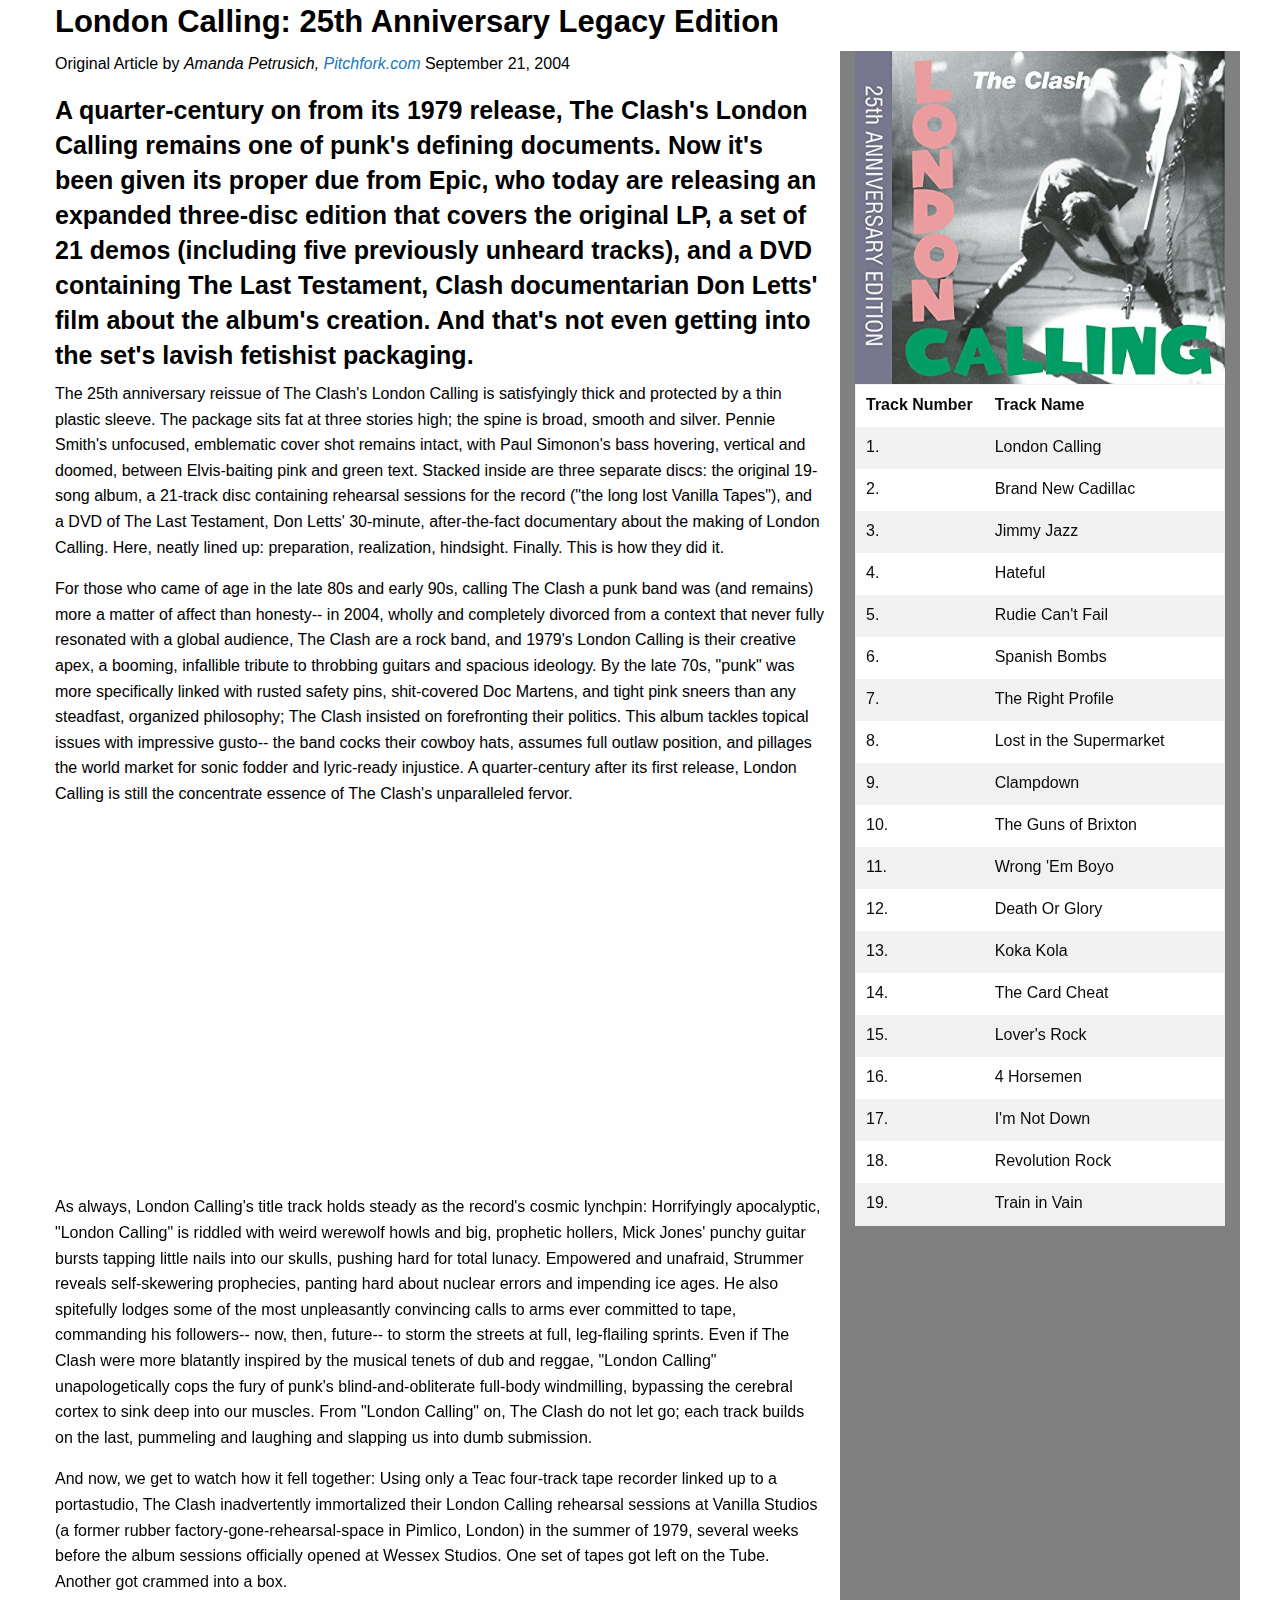
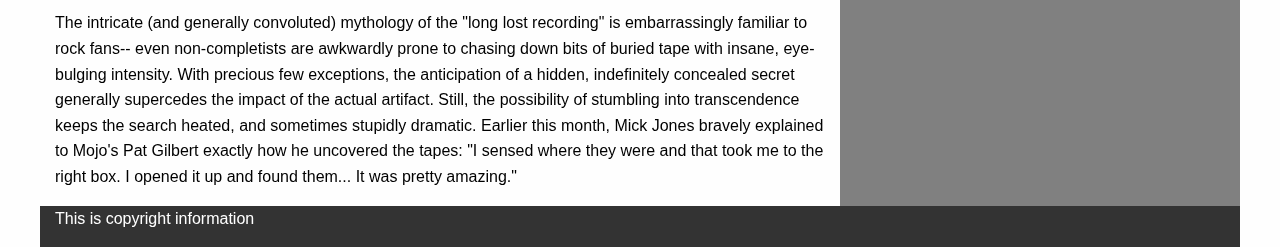
<file: index.html>
<!doctype html>
<html class="no-js" lang="en" dir="ltr">
  <head>
    <meta charset="utf-8">
    <meta http-equiv="x-ua-compatible" content="ie=edge">
    <meta name="viewport" content="width=device-width, initial-scale=1.0">
    <title>London Calling: 25th Anniversary Legacy Edition</title>
    <link rel="stylesheet" href="css/foundation.css">
    <link rel="stylesheet" href="css/app.css">
  </head>
<body>

    <!--This creates my grid -->
    <div class="grid-container">
    <!--This creates a single container-->
      <div class="grid-x grid-padding-x">
    <!--This is the first row-->
        <div class="large-12 medium-12 small-12 cell headerbar">
          <h3><strong>London Calling: 25th Anniversary Legacy Edition</strong></h3>
        </div>
        
     
<!-- Begins a 8 collumn body copy-->
        <div class="large-8 medium-8 small-12 cell bodycopy" >
          <p> Original Article by <em>Amanda Petrusich, <a href="http://www.pitchfork.com">Pitchfork.com</a></em> September 21, 2004</p>
            <h4><strong>A quarter-century on from its 1979 release, The Clash's London Calling remains one of punk's defining documents. Now it's been given its proper due from Epic, who today are releasing an expanded three-disc edition that covers the original LP, a set of 21 demos (including five previously unheard tracks), and a DVD containing The Last Testament, Clash documentarian Don Letts' film about the album's creation. And that's not even getting into the set's lavish fetishist packaging.</strong></h4>

<p>The 25th anniversary reissue of The Clash's London Calling is satisfyingly thick and protected by a thin plastic sleeve. The package sits fat at three stories high; the spine is broad, smooth and silver. Pennie Smith's unfocused, emblematic cover shot remains intact, with Paul Simonon's bass hovering, vertical and doomed, between Elvis-baiting pink and green text. Stacked inside are three separate discs: the original 19-song album, a 21-track disc containing rehearsal sessions for the record ("the long lost Vanilla Tapes"), and a DVD of The Last Testament, Don Letts' 30-minute, after-the-fact documentary about the making of London Calling. Here, neatly lined up: preparation, realization, hindsight. Finally. This is how they did it.</p>

<p>For those who came of age in the late 80s and early 90s, calling The Clash a punk band was (and remains) more a matter of affect than honesty-- in 2004, wholly and completely divorced from a context that never fully resonated with a global audience, The Clash are a rock band, and 1979's London Calling is their creative apex, a booming, infallible tribute to throbbing guitars and spacious ideology. By the late 70s, "punk" was more specifically linked with rusted safety pins, shit-covered Doc Martens, and tight pink sneers than any steadfast, organized philosophy; The Clash insisted on forefronting their politics. This album tackles topical issues with impressive gusto-- the band cocks their cowboy hats, assumes full outlaw position, and pillages the world market for sonic fodder and lyric-ready injustice. A quarter-century after its first release, London Calling is still the concentrate essence of The Clash's unparalleled fervor.</p>

<div align="center" style= "margin: 0 50px 50px 0"><iframe width="560" height="315" src="https://www.youtube.com/embed/EfK-WX2pa8c" frameborder="0" allow="accelerometer; autoplay; encrypted-media; gyroscope; picture-in-picture" allowfullscreen></iframe></div>

<p>As always, London Calling's title track holds steady as the record's cosmic lynchpin: Horrifyingly apocalyptic, "London Calling" is riddled with weird werewolf howls and big, prophetic hollers, Mick Jones' punchy guitar bursts tapping little nails into our skulls, pushing hard for total lunacy. Empowered and unafraid, Strummer reveals self-skewering prophecies, panting hard about nuclear errors and impending ice ages. He also spitefully lodges some of the most unpleasantly convincing calls to arms ever committed to tape, commanding his followers-- now, then, future-- to storm the streets at full, leg-flailing sprints. Even if The Clash were more blatantly inspired by the musical tenets of dub and reggae, "London Calling" unapologetically cops the fury of punk's blind-and-obliterate full-body windmilling, bypassing the cerebral cortex to sink deep into our muscles. From "London Calling" on, The Clash do not let go; each track builds on the last, pummeling and laughing and slapping us into dumb submission.</p>

<p>And now, we get to watch how it fell together: Using only a Teac four-track tape recorder linked up to a portastudio, The Clash inadvertently immortalized their London Calling rehearsal sessions at Vanilla Studios (a former rubber factory-gone-rehearsal-space in Pimlico, London) in the summer of 1979, several weeks before the album sessions officially opened at Wessex Studios. One set of tapes got left on the Tube. Another got crammed into a box.</p>

<p>The intricate (and generally convoluted) mythology of the "long lost recording" is embarrassingly familiar to rock fans-- even non-completists are awkwardly prone to chasing down bits of buried tape with insane, eye-bulging intensity. With precious few exceptions, the anticipation of a hidden, indefinitely concealed secret generally supercedes the impact of the actual artifact. Still, the possibility of stumbling into transcendence keeps the search heated, and sometimes stupidly dramatic. Earlier this month, Mick Jones bravely explained to Mojo's Pat Gilbert exactly how he uncovered the tapes: "I sensed where they were and that took me to the right box. I opened it up and found them... It was pretty amazing."</p>

       </div>
       <div class= "large-4 medium-4 small-12 cell sidebar">
<img src="images/theClash.jpg" border="0" alt="The Clash: London Calling" title="The Clash: London Calling"><br> 
<table  width= "100%" border="0%">
  <tr>
    <td width="35%"><strong>Track Number</strong></td>
    <td width="65%"><strong>Track Name</strong></td>
  </tr>
<tr>
  <td>1.</td>
  <td>London Calling</td>
</tr>
<tr>
  <td>2.</td>
  <td>Brand New Cadillac</td>
</tr>
<tr>
  <td>3.</td>
  <td>Jimmy Jazz</td>
</tr>
<tr>
  <td>4.</td>
  <td>Hateful</td>
</tr>
<tr>
  <td>5.</td>
  <td>Rudie Can't Fail</td>
</tr>
<tr>
  <td>6.</td>
  <td>Spanish Bombs</td>
</tr>
<tr>
  <td>7.</td>
  <td>The Right Profile</td>
</tr>
<tr>
  <td>8.</td>
  <td>Lost in the Supermarket</td>
</tr>
<tr>
  <td>9.</td>
  <td>Clampdown</td>
</tr>
<tr>
  <td>10.</td>
  <td>The Guns of Brixton</td>
</tr>
<tr>
  <td>11.</td>
  <td>Wrong 'Em Boyo</td>
</tr>
<tr>
  <td>12.</td>
  <td>Death Or Glory</td>
</tr>
<tr>
  <td>13.</td>
  <td>Koka Kola</td>
</tr>
<tr>
  <td>14.</td>
  <td>The Card Cheat</td>
</tr>
<tr>
  <td>15.</td>
  <td>Lover's Rock</td>
</tr>
<tr>
  <td>16.</td>
  <td>4 Horsemen</td>
</tr>
<tr>
  <td>17.</td>
  <td>I'm Not Down</td>
</tr>
<tr>
  <td>18.</td>
  <td>Revolution Rock</td>
</tr>
<tr>
  <td>19.</td>
  <td>Train in Vain</td>
</tr>
</table>
        </div>
        <div class = "large-12 cell footerBar">
          <p>This is copyright information</p>
        </div>
      


       

     </div>

    </div>

      

    














    <script src="js/vendor/jquery.js"></script>
    <script src="js/vendor/what-input.js"></script>
    <script src="js/vendor/foundation.js"></script>
    <script src="js/app.js"></script>
  </body>
</html>
</file>
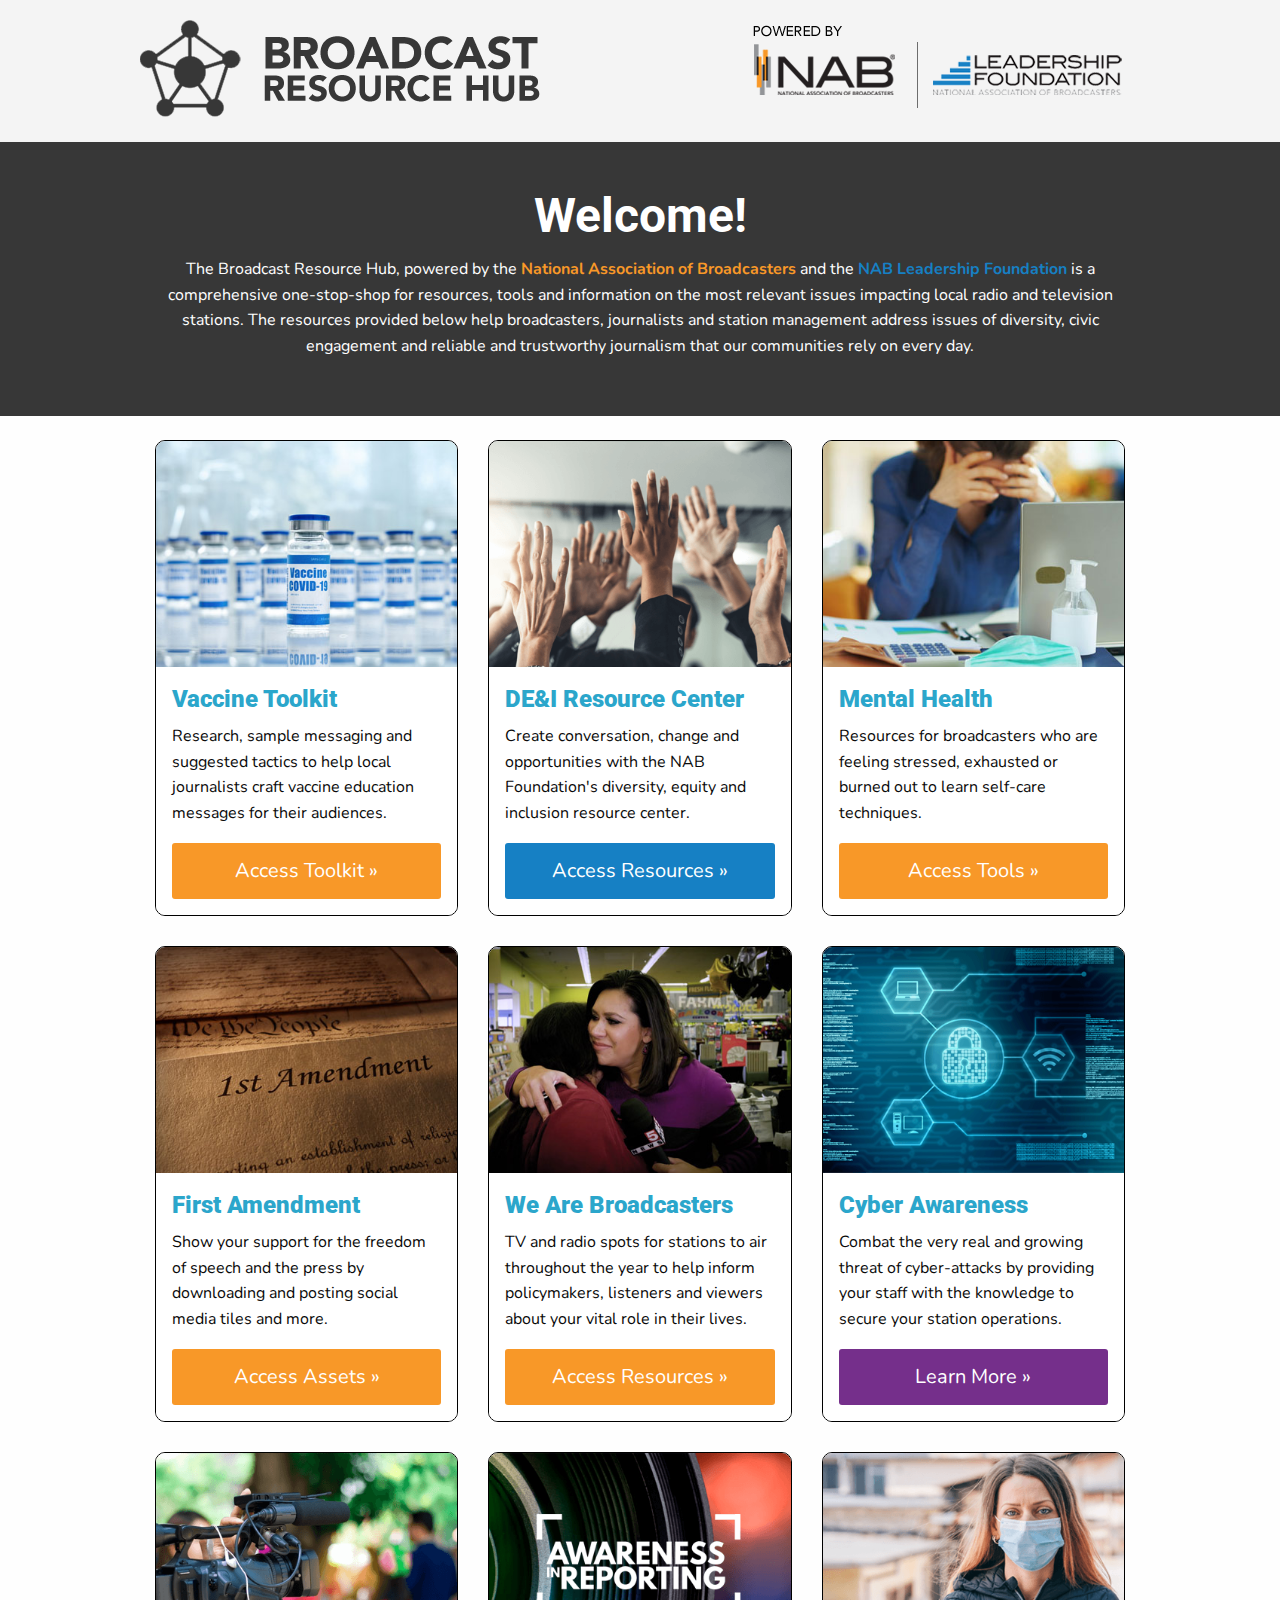
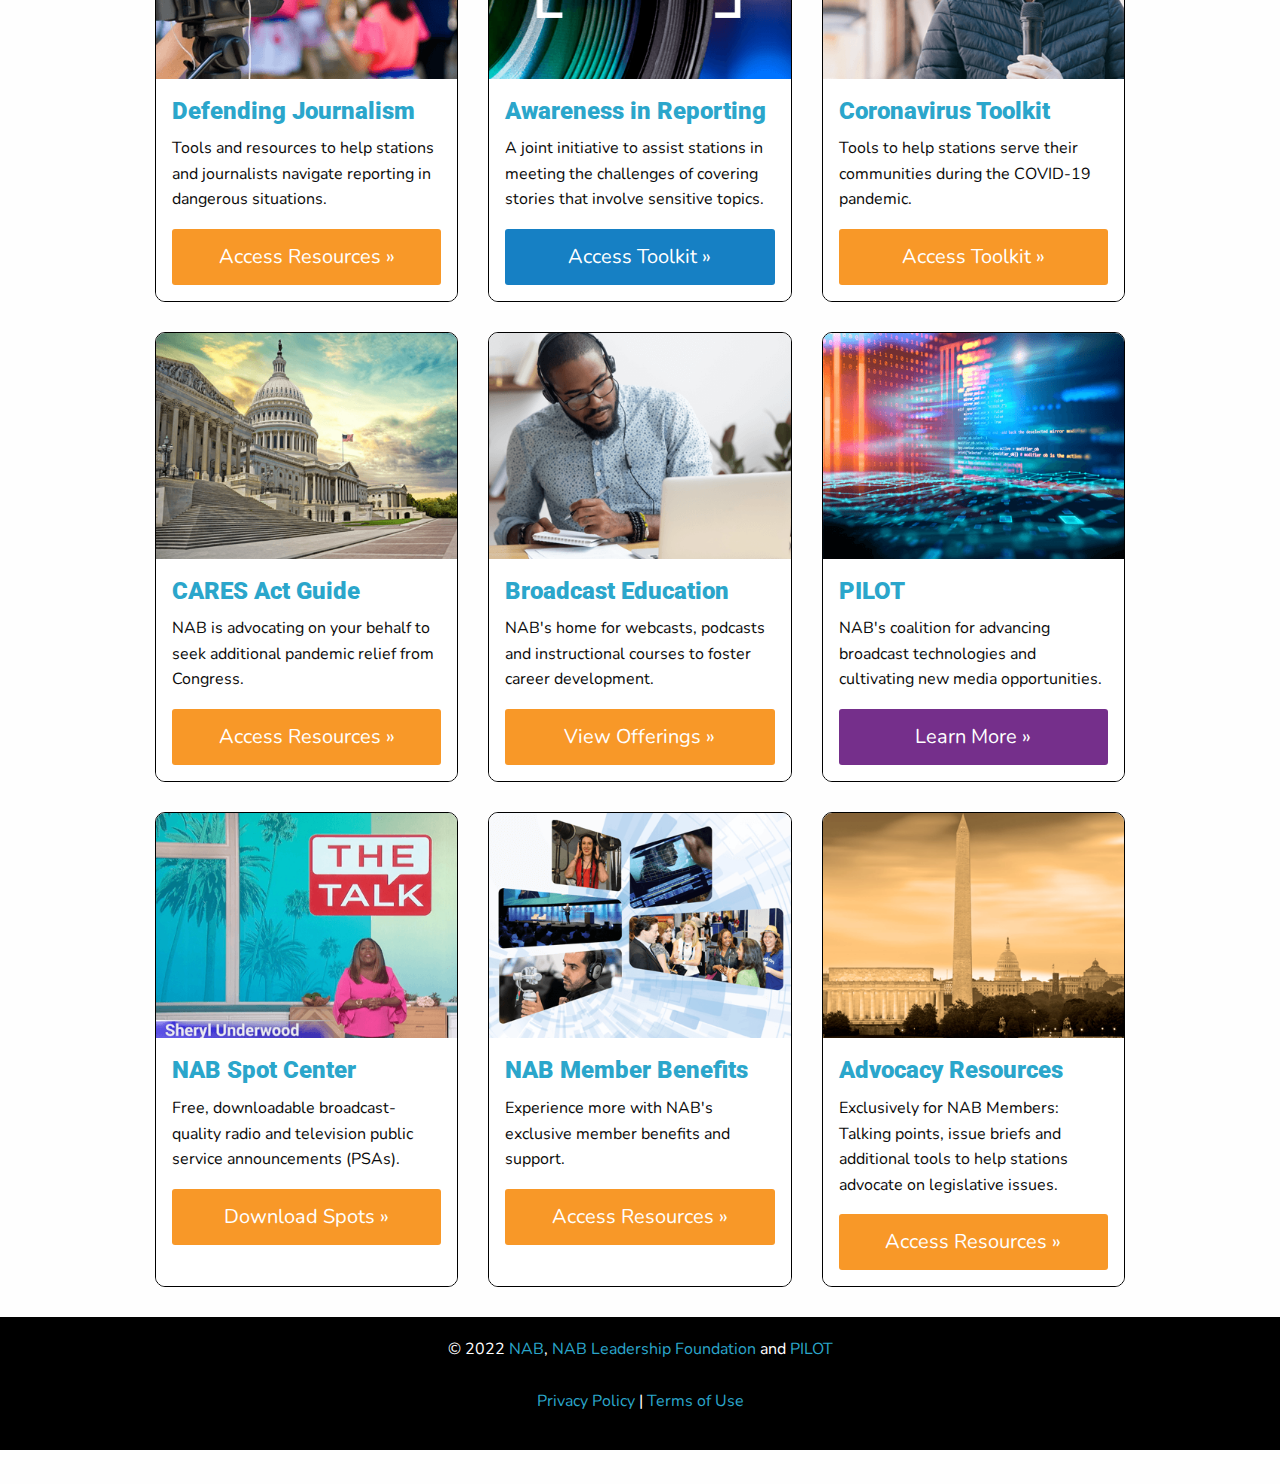
<file: Broken/index.html>
<!doctype html>
<html class="no-js" lang="en" dir="ltr">
<head>
<meta charset="utf-8">
<meta http-equiv="x-ua-compatible" content="ie=edge">
<meta name="viewport" content="width=device-width, initial-scale=1.0">

<meta name="description" content="The Broadcast Resource Hub, powered by NAB and the NAB Leadership Foundation is a comprehensive one-stop-shop for resources, tools and information  on the most relevant issues impacting local radio and television stations. The resources provided below help broadcasters, journalists and station management address issues of diversity, civic engagement and reliable and trustworthy journalism that our communities rely on every day.">
<meta name="keywords" content="">
<meta name="author" content="NAB and NAB Leadership Foundation">

<!--TWITTER SUMMARY CARD-->
<meta name="twitter:card" content="summary_large_image">
<meta name="twitter:title" content="Broadcast Resource Hub">
 
<!--OPEN SOURCE CARD-->
<meta property="og:title" content="Broadcast Resource Hub">
<meta property="og:site_name" content="NAB and NAB Leadership Foundation">
<meta property="og:url" content="http://www.broadcastresourcehub.com">
<meta property="og:description" content="The Broadcast Resource Hub, powered by NAB and the NAB Leadership Foundation is a comprehensive one-stop-shop for resources, tools and information  on the most relevant issues impacting local radio and television stations. The resources provided below help broadcasters, journalists and station management address issues of diversity, civic engagement and reliable and trustworthy journalism that our communities rely on every day.">
<meta property="og:type" content="website">
<meta property="og:image" content="http://www.broadcastresourcehub.com/images/brh_og.png">


<title>Broadcast Resource Hub | Powered by NAB and NAB Foundation</title>
<link rel="stylesheet" href="css/foundation.css">
<link rel="stylesheet" href="css/app.css">



<link href="https://fonts.googleapis.com/css2?family=Nunito:wght@300;400&family=Roboto:wght@900&display=swap" rel="stylesheet">


</head>
<body>

<!-- BRANDING BAR -->
<div class="grid-container-fluid brandingBar">
<div class="grid-container">
<div class="grid-x grid-padding-x">



<div class="large-6 brandingBarLeft">
<img src="images/brhLogo.png" alt="Broadcast Resource Hub" title="Broadcast Resource Hub">
</div>

<div class="large-6 brandingBarRight">
<img src="images/poweredBy.png" alt="Powered by NAB and NAB Foundation" title="Powered by NAB and NAB Foundation">
</div>
</div>
</div>
</div>


<!-- INTRO COPY -->
<div class="grid-container-fluid introBox">
<div class="grid-container">
<div class="grid-x grid-padding-x">
<div class="large-12 cell introBox">
<h1><strong>Welcome!</strong></h1>
<p>The Broadcast Resource Hub, powered by the <a href="https://www.nab.org" target="_blank" class="intronab"><strong>National Association of Broadcasters</strong></a> and the <a href="https://www.nabfoundation.org" target="_blank" class="intronablf"><strong>NAB Leadership Foundation</strong></a> is a comprehensive one-stop-shop for resources, tools and information  on the most relevant issues impacting local radio and television stations. The resources provided below help broadcasters, journalists and station management address issues of diversity, civic engagement and reliable and trustworthy journalism that our communities rely on every day.</p>
</div>
</div>
</div>
</div>
<br>

<!-- CARD CONTAINER -->
<div class="grid-container">
<div class="grid-x grid-padding-x grid-margin-y" data-equalizer data-equalize-by-row="true" data-equalize-on="medium" id="test-eq">


<!-- INDIVIDUAL CARDS -->

<div class="large-4 medium-6 small-12 cell">
<div class="basic-card">
<div class="basic-card-image grow">
<a href="https://www.nab.org/vaccine/" target="_blank"><img src="images/vaccine.jpg"></a></div>
<div class="basic-card-content content callout secondary" data-equalizer-watch>
<h2><a href="https://www.nab.org/vaccine" target="_blank">Vaccine Toolkit</a></h2>
<p>Research, sample messaging and suggested tactics to help local journalists craft vaccine education messages for their audiences.</p>

<a href="https://www.nab.org/vaccine" target="_blank" class="button nab expanded large">Access Toolkit &#187;</a>
</div>
</div>
</div>


<div class="large-4 medium-4 small-12 cell">
<div class="basic-card">
<div class="basic-card-image grow">
<a href="https://www.nabfoundation.org/diversity" target="_blank"><img src="images/diversity.png"></a></div>
<div class="basic-card-content content callout secondary" data-equalizer-watch>
<h2><a href="https://www.nabfoundation.org/diversity" target="_blank">DE&amp;I Resource Center</a></h2>
<p>Create conversation, change and opportunities with the NAB Foundation's diversity, equity and inclusion resource center.</p>

<a href="https://www.nabfoundation.org/diversity" target="_blank" class="button nablf expanded large">Access Resources &#187;</a>

</div>
</div>
</div>

<div class="large-4 medium-4 small-12 cell">
<div class="basic-card">
<div class="basic-card-image grow">
<a href="https://www.nab.org/journalistsmentalHealth/" target="_blank"><img src="images/mentalHealth.jpg"></a></div>
<div class="basic-card-content content callout secondary" data-equalizer-watch>
<h2><a href="https://www.nab.org/journalistsmentalHealth/" target="_blank">Mental Health</a></h2>
<p>Resources for broadcasters who are feeling stressed, exhausted or burned out to learn self-care techniques.</p>

<a href="https://www.nab.org/journalistsmentalHealth/" target="_blank" class="button nab expanded large">Access Tools &#187;</a>
</div>
</div>
</div>


<div class="large-4 medium-6 small-12 cell">
<div class="basic-card">
<div class="basic-card-image grow">
<a href="https://www.wearebroadcasters.com/firstAmendment/" target="_blank"><img src="images/firstAmendment.jpg"></a></div>
<div class="basic-card-content content callout secondary" data-equalizer-watch>
<h2><a href="https://www.wearebroadcasters.com/firstAmendment/" target="_blank">First Amendment</a></h2>
<p>Show your support for the freedom of speech and the press by downloading and posting social media tiles and more.</p>

<a href="https://www.wearebroadcasters.com/firstAmendment/" target="_blank" class="button nab expanded large">Access Assets &#187;</a>
</div>
</div>
</div>


<div class="large-4 medium-6 small-12 cell">
<div class="basic-card">
<div class="basic-card-image grow">
<a href="https://www.wearebroadcasters.com/resources/default.asp" target="_blank"><img src="images/wabSpots.jpg"></a></div>
<div class="basic-card-content content callout secondary" data-equalizer-watch>
<h2><a href="https://www.wearebroadcasters.com/resources/default.asp" target="_blank">We Are Broadcasters</a></h2>
<p>TV and radio spots for stations to air throughout the year to help inform policymakers, listeners and viewers about your vital role in their lives.</p>

<a href="https://www.wearebroadcasters.com/resources" target="_blank" class="button nab expanded large">Access Resources &#187;</a>

</div>
</div>
</div>

<div class="large-4 medium-6 small-12 cell">
<div class="basic-card">
<div class="basic-card-image grow">
<a href="https://nab.org/cybersecurity"><img src="images/cyber.png"></a></div>
<div class="basic-card-content content callout secondary" data-equalizer-watch>
<h2><a href="https://nab.org/cybersecurity">Cyber Awareness</a></h2>
<p>Combat the very real and growing threat of cyber-attacks by providing your staff with the knowledge to secure your station operations.</p>

<a href="https://nab.org/cybersecurity" class="button pilot expanded large">Learn More &#187;</a>

</div>
</div>
</div>

<div class="large-4 medium-6 small-12 cell">
<div class="basic-card">
<div class="basic-card-image grow">
<a href="https://www.nab.org/journalism" target="_blank"><img src="images/defendingJournalism.png"></a></div>
<div class="basic-card-content content callout secondary" data-equalizer-watch>
<h2><a href="https://www.nab.org/journalism" target="_blank">Defending Journalism</a></h2>
<p>Tools and resources to help stations and journalists navigate reporting in dangerous situations.</p>

<a href="https://www.nab.org/journalism" target="_blank" class="button nab expanded large">Access Resources &#187;</a>

</div>
</div>
</div>

<div class="large-4 medium-6 small-12 cell">
<div class="basic-card">
<div class="basic-card-image grow">
<a href="http://www.awarenessinreporting.org/" target="_blank"><img src="images/air.png"></a></div>
<div class="basic-card-content content callout secondary" data-equalizer-watch>
<h2><a href="http://www.awarenessinreporting.org/" target="_blank">Awareness in Reporting</a></h2>
<p>A joint initiative to assist stations in meeting the challenges of covering stories that involve sensitive topics.</p>

<a href="http://www.awarenessinreporting.org" target="_blank" class="button nablf expanded large">Access Toolkit &#187;</a>

</div>
</div>
</div>

<div class="large-4 medium-6 small-12 cell">
<div class="basic-card">
<div class="basic-card-image grow">
<a href="https://www.nab.org/coronavirus" target="_blank"><img src="images/coronavirus.png"></a></div>
<div class="basic-card-content content callout secondary" data-equalizer-watch>
<h2><a href="https://www.nab.org/coronavirus" target="_blank">Coronavirus Toolkit</a></h2>
<p>Tools to help stations serve their communities during the COVID-19 pandemic.</p>

<a href="https://www.nab.org/coronavirus" target="_blank" class="button nab expanded large">Access Toolkit &#187;</a>

</div>
</div>
</div>


<div class="large-4 medium-6 small-12 cell">
<div class="basic-card">
<div class="basic-card-image grow">
<a href="https://www.nab.org/stimulus" target="_blank"><img src="images/caresAct.png"></a></div>
<div class="basic-card-content content callout secondary" data-equalizer-watch>
<h2><a href="https://www.nab.org/stimulus" target="_blank">CARES Act Guide</a></h2>
<p>NAB is advocating on your behalf to seek additional pandemic relief from Congress.</p>

<a href="https://www.nab.org/stimulus" target="_blank" class="button nab expanded large">Access Resources &#187;</a>

</div>
</div>
</div>


<div class="large-4 medium-6 small-12 cell">
<div class="basic-card">
<div class="basic-card-image grow">
<a href="https://education.nab.org" target="_blank"><img src="images/broadcastEducation.png"></a></div>
<div class="basic-card-content content callout secondary" data-equalizer-watch>
<h2><a href="https://education.nab.org" target="_blank">Broadcast Education</a></h2>
<p>NAB's home for webcasts, podcasts and instructional courses to foster career development.</p>
<a href="https://education.nab.org" target="_blank" class="button nab expanded large">View Offerings &#187;</a>

</div>
</div>
</div>


<div class="large-4 medium-6 small-12 cell">
<div class="basic-card">
<div class="basic-card-image grow">
<a href="https://nabpilot.org/" target="_blank"><img src="images/pilot.png"></a></div>
<div class="basic-card-content content callout secondary" data-equalizer-watch>
<h2><a href="https://nabpilot.org/" target="_blank">PILOT</a></h2>
<p>NAB's coalition for advancing broadcast technologies and cultivating new media opportunities.</p>

<a href="https://nabpilot.org/" target="_blank" class="button pilot expanded large">Learn More &#187;</a>

</div>
</div>
</div>

<div class="large-4 medium-6 small-12 cell">
<div class="basic-card">
<div class="basic-card-image grow">
<a href="https://psa.nab.org/" target="_blank"><img src="images/spotCenter.png"></a></div>
<div class="basic-card-content content callout secondary" data-equalizer-watch>
<h2><a href="https://psa.nab.org/" target="_blank">NAB Spot Center</a></h2>
<p>Free, downloadable broadcast-quality radio and television public service announcements (PSAs).</p>

<a href="https://psa.nab.org/" target="_blank" class="button nab expanded large">Download Spots &#187;</a>

</div>
</div>
</div>

<div class="large-4 medium-6 small-12 cell">
<div class="basic-card">
<div class="basic-card-image grow">
<a href="https://www.nab.org/memberTools/default.asp" target="_blank"><img src="images/memberResources.png"></a></div>
<div class="basic-card-content content callout secondary" data-equalizer-watch>
<h2><a href="https://www.nab.org/memberTools/default.asp" target="_blank">NAB Member Benefits</a></h2>
<p>Experience more with NAB's exclusive member benefits and support.</p>

<a href="https://www.nab.org/memberTools/default.asp" target="_blank" class="button nab expanded large">Access Resources &#187;</a>

</div>
</div>
</div>


<div class="large-4 medium-6 small-12 cell">
<div class="basic-card">
<div class="basic-card-image grow">
<a href="https://www.nab.org/advocacy/resources.asp" target="_blank"><img src="images/advocacyResources.png"></a></div>
<div class="basic-card-content content callout secondary" data-equalizer-watch>
<h2><a href="https://members.nab.org/nabmembers/advocacy-resources/" target="_blank">Advocacy Resources</a></h2>
<p>Exclusively for NAB Members: Talking points, issue briefs and additional tools to help stations advocate on legislative issues.</p>

<a href="https://www.nab.org/memberTools/default.asp" target="_blank" class="button nab expanded large">Access Resources &#187;</a>

</div>
</div>
</div>



</div>
</div>



<div class="grid-container-fluid footerBar">
<div class="grid-container">
<div class="grid-x grid-padding-x">
<div class="large-12 cell">
<p>&copy; 2022 <a href="https://www.nab.org" target="_blank">NAB</a>, <a href="https://www.nabfoundation.org" target="_blank">NAB Leadership Foundation</a> and <a href="https://www.nabpilot.org" target="_blank">PILOT</a><br><br><a href="https://www.nab.org/about/privacy.asp" target="_blank">Privacy Policy</a> | <a href="https://www.nab.org/about/termsOfUse.asp" target="_blank">Terms of Use</a></p>
</div>
</div>
</div>
</div>



<script src="js/vendor/jquery.js"></script>
<script src="js/vendor/what-input.js"></script>
<script src="js/vendor/foundation.js"></script>
<script src="js/app.js"></script>
</body>
</html>
</file>
<file: css/app.css>
.headerbar{
	background-color: #fff;
	color: #000000;
}
.bodycopy{
font-family: 'Roboto', sans-serif;
 color: #000000
}
.sidebar{
	background-color: grey;
}
.tableStyle{
	border: solid 1px #666;
	background-color: #fff;
}
.footerBar{
	background-color: #333;
	color: #fff;
}
</file>
<file: Broken/css/app.css>
body {
	font-family: 'Nunito', sans-serif;
}

/* BRANDING BAR STYLES */
.brandingBar {
background-color:#f4f4f4;
}
.brandingBarLeft {
text-align:left;
}
.brandingBarRight {
text-align:right;
}


/* FOOTER BAR STYLES */
.footerBar {
background-color:#000;
color:#fff;
padding:20px;
text-align:center;
margin:30px 0 0 0;
}
a.footerBar {
  color:#00aca1;
}
a.footerBar:hover {
  color:#666;
}


/* INTRO CONTAINER */
.introBox {
background-color:#373737;
color:#fff;
text-align:center;
padding:20px 0 20px 0;
}

a.intronab {
color: #f89828;
}
a.intronab:hover {
color: #00aca1;
}
a.intronablf {
color: #1680c4;
}
a.intronablf:hover {
color: #00aca1;
}


/* TYPOGRAPHY */
h1 {
font-family: 'Roboto', sans-serif;
}
h2 {
	font-family: 'Roboto', sans-serif; font-size:1.5rem; font-weight:900;
}
h3 {
	font-family: 'Roboto', sans-serif;
}
h4 {
	font-family: 'Roboto', sans-serif; font-weight:900;
}


/* INDIVIDUAL CARDS */

.basic-card {
  display: -webkit-flex;
  display: -ms-flexbox;
  display: flex;
  -webkit-flex-direction: column;
      -ms-flex-direction: column;
          flex-direction: column;
  margin-bottom: 1rem;
  border: 1px solid #000;
  border-radius: 10px;
  box-shadow: none;
  overflow: hidden;
  color: #0a0a0a;
  display: -ms-grid;
  display: grid;
  -ms-grid-columns: 1fr;
      grid-template-columns: 1fr;
  -ms-grid-rows: 1fr 1fr 1fr;
      grid-template-rows: 1fr 1fr 1fr;
  margin: 0 auto;
  width: 100%;

}

.basic-card > :last-child {
  margin-bottom: 0;
}

.basic-card-image {
  grid-row-end: 4;
  -ms-grid-row: 1;
      grid-row-start: 1;
}

.basic-card-image img {
  width: 100%;
}

.basic-card-content {
  border: 0;
  grid-row-start: 3 / 4;
  margin: 0;
  overflow: scroll;
}
  .callout.secondary {
    background-color: white;
    color: #0a0a0a; }

.grow img{
transition: 1s ease;
}

.grow img:hover{
-webkit-transform: scale(1.2);
-ms-transform: scale(1.2);
transform: scale(1.2);
transition: 1s ease;
}

/* BUTTONS */

  .button.nab, .button.nab.disabled, .button.nab[disabled], .button.nab.disabled:hover, .button.nab[disabled]:hover, .button.nab.disabled:focus, .button.nab[disabled]:focus {
    background-color: #f89828;
    color: #fff; }
  .button.nab:hover, .button.nab:focus {
    background-color: #373737;
    color: #fff; }

  .button.nablf, .button.nablf.disabled, .button.nablf[disabled], .button.nablf.disabled:hover, .button.nablf[disabled]:hover, .button.nablf.disabled:focus, .button.nablf[disabled]:focus {
    background-color: #1680c4;
    color: #fff; }
  .button.nablf:hover, .button.nablf:focus {
    background-color: #373737;
    color: #fff; }

  .button.pilot, .button.pilot.disabled, .button.pilot[disabled], .button.pilot.disabled:hover, .button.pilot[disabled]:hover, .button.pilot.disabled:focus, .button.pilot[disabled]:focus {
    background-color: #752f8b;
    color: #fff; }
  .button.pilot:hover, .button.pilot:focus {
    background-color: #373737;
    color: #fff; }
</file>
